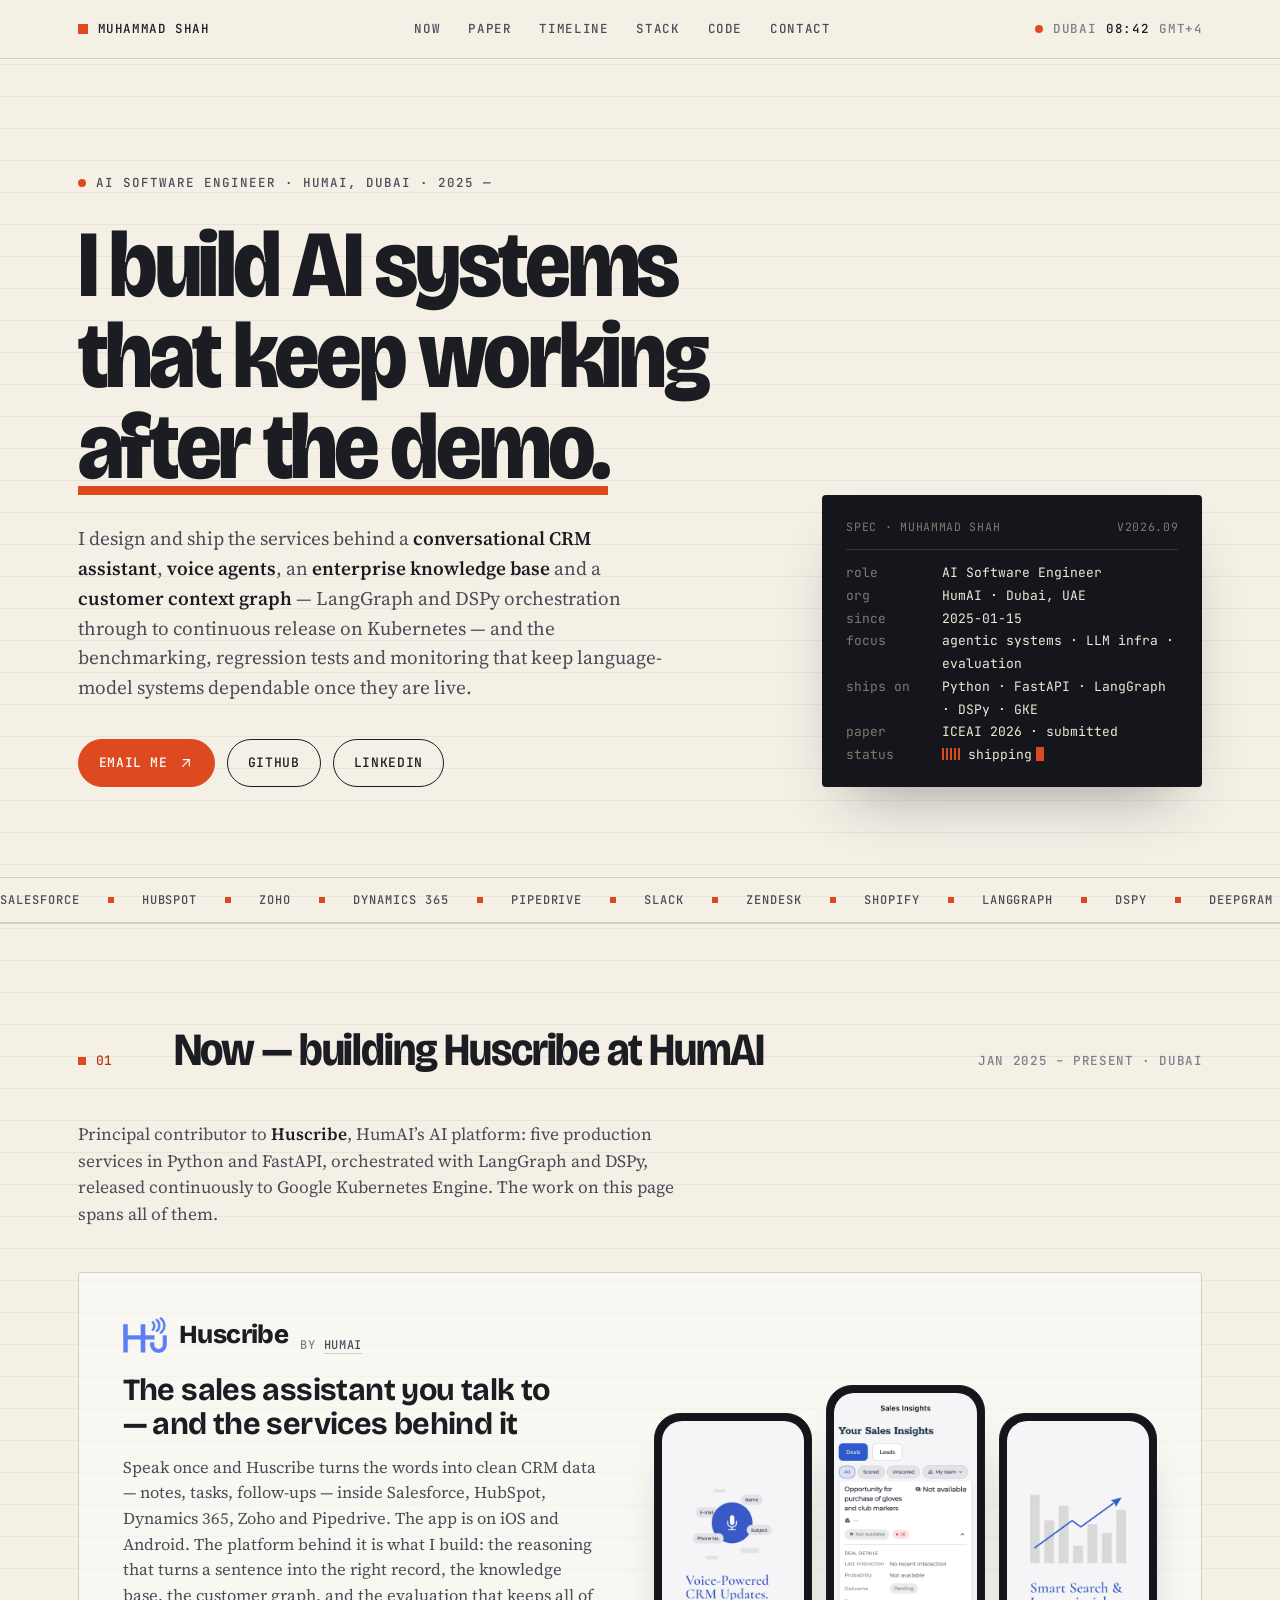
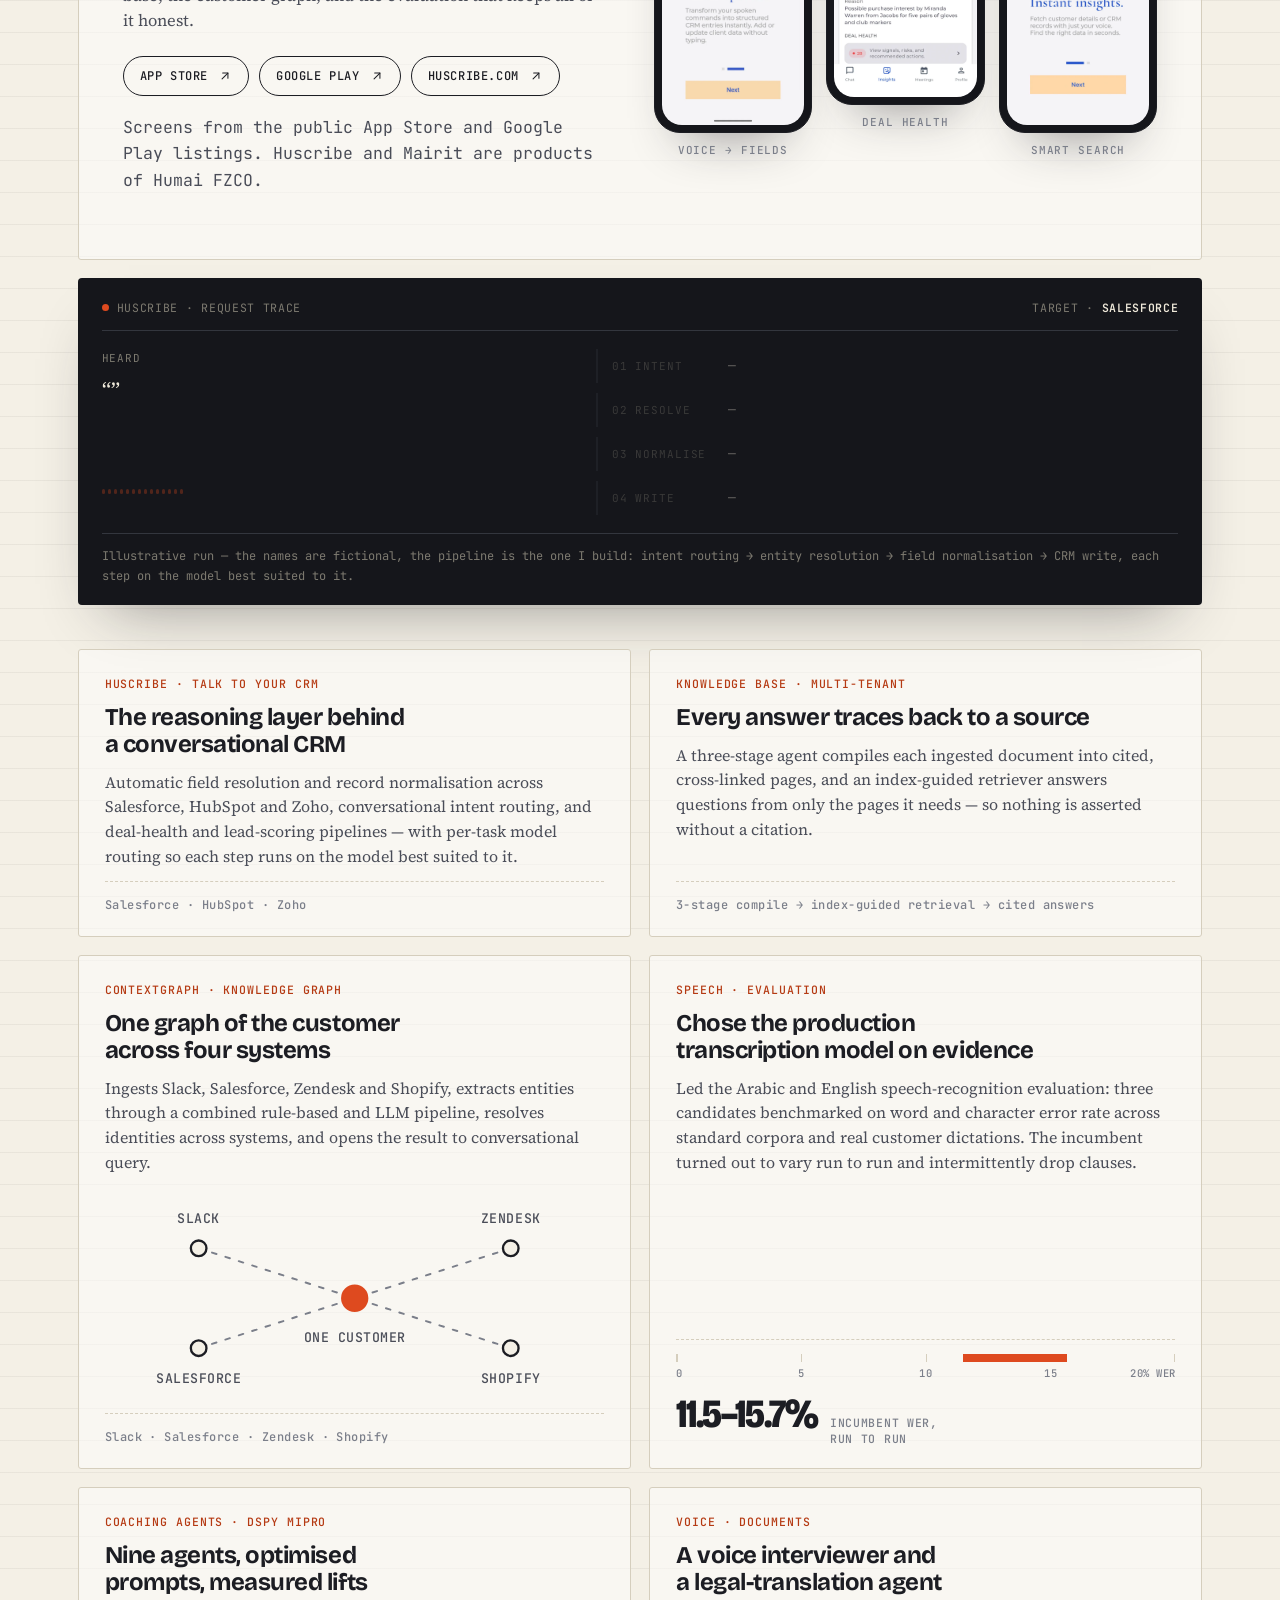
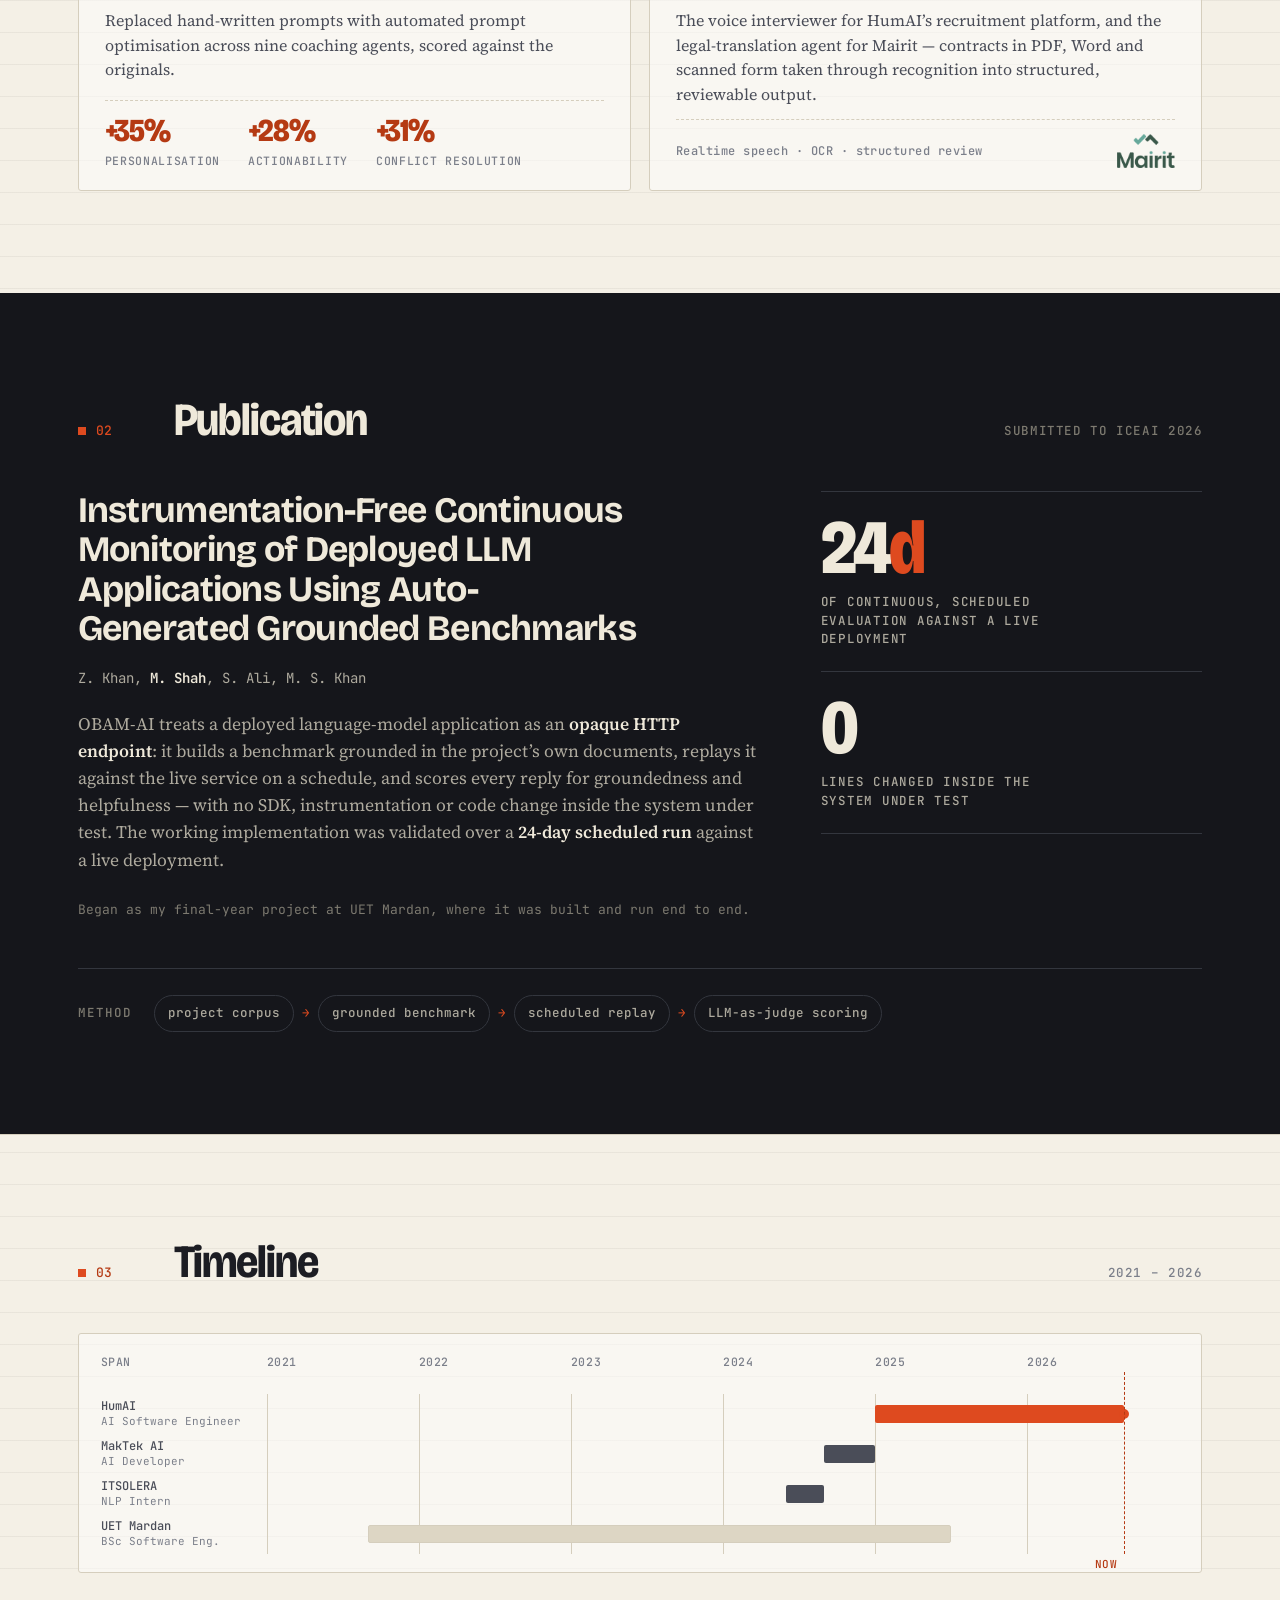
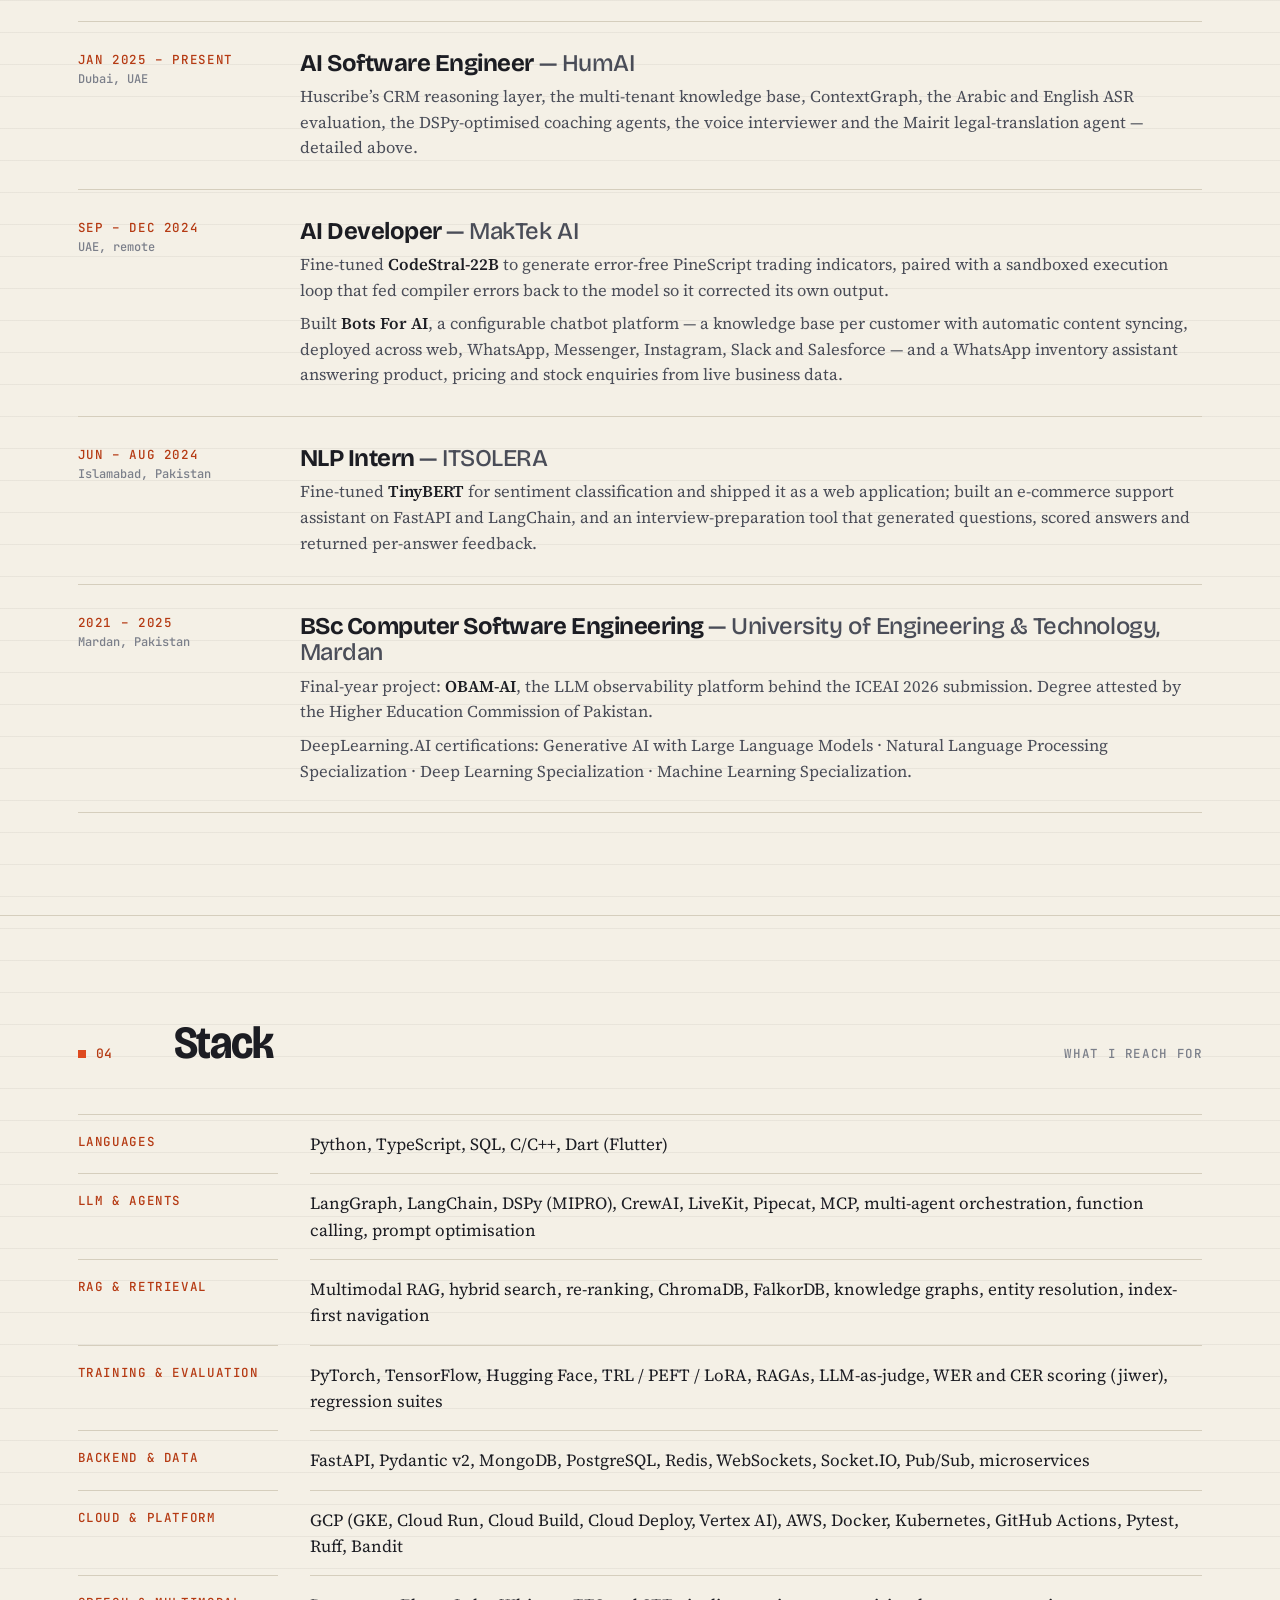
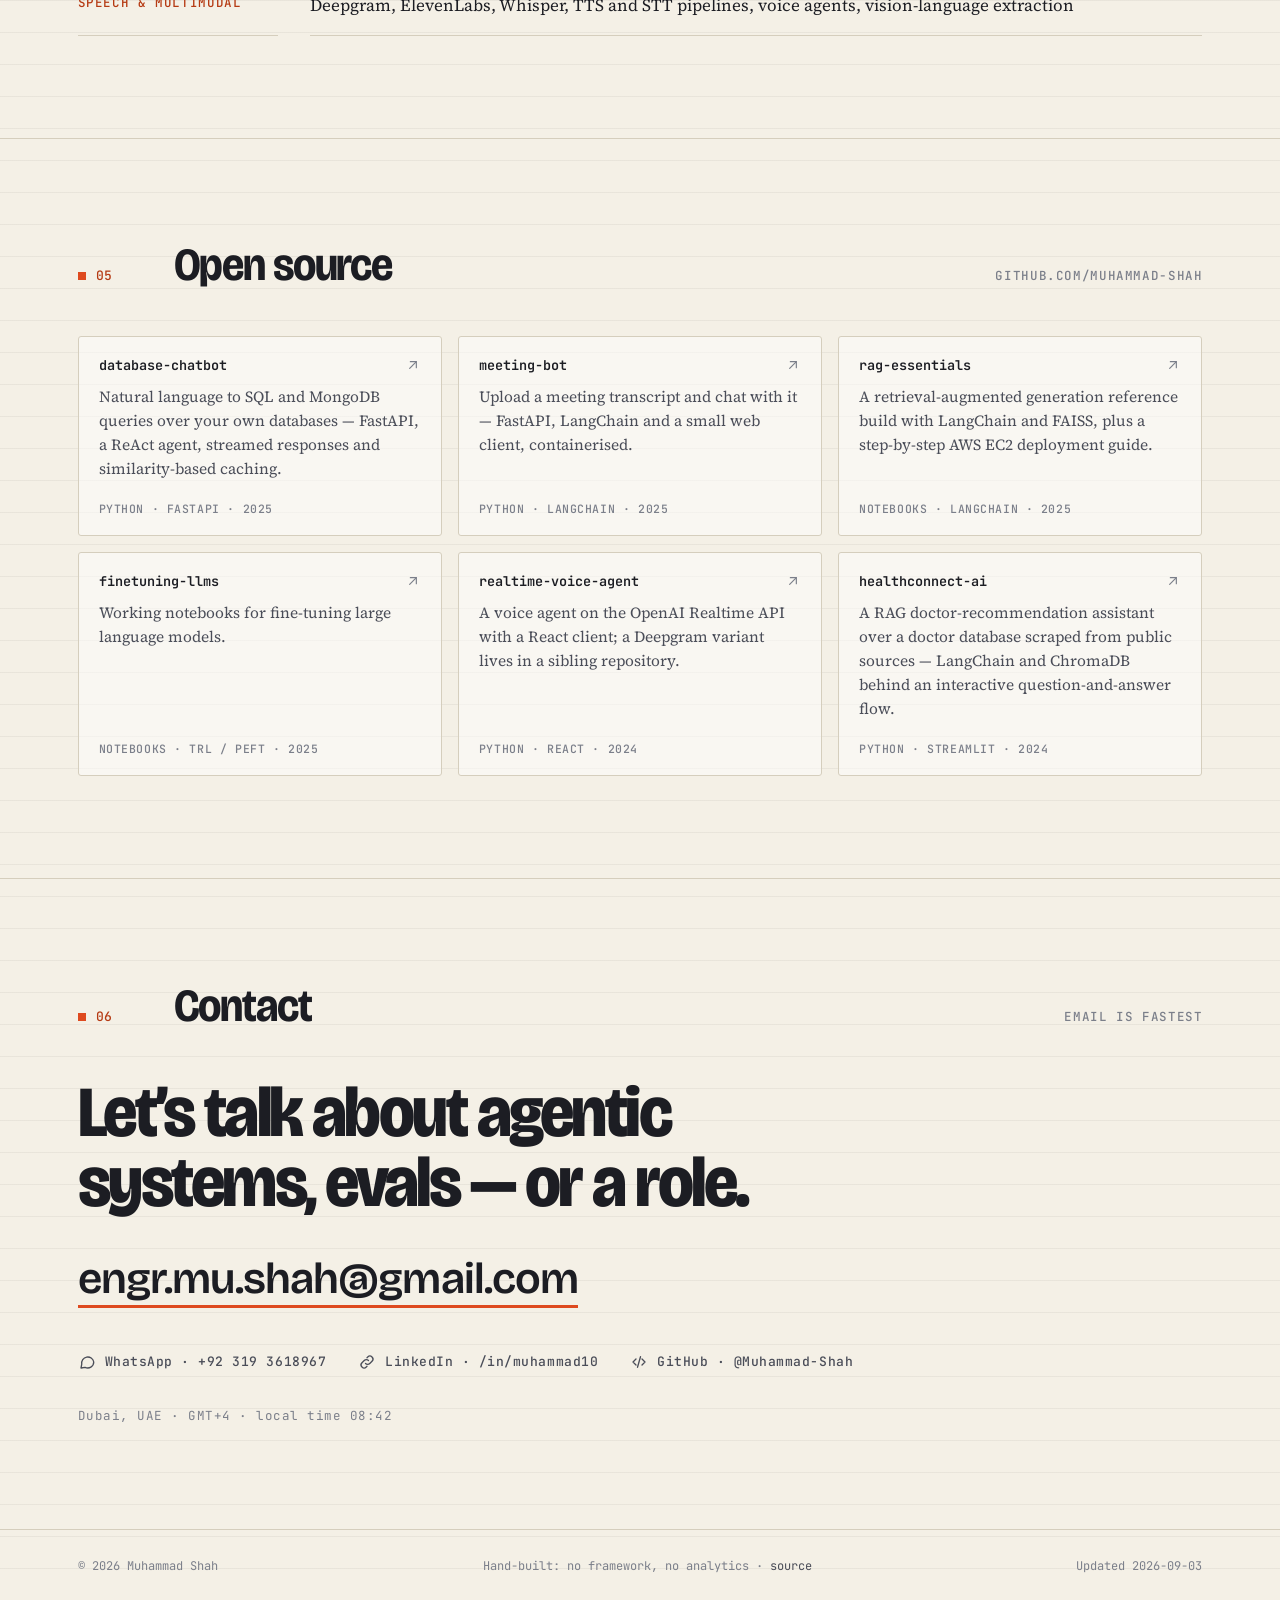
<file: index.html>
<!DOCTYPE html>
<html lang="en">
<head>
  <meta charset="utf-8">
  <meta name="viewport" content="width=device-width, initial-scale=1">
  <title>Muhammad Shah — AI Software Engineer, Dubai</title>
  <meta name="description" content="Muhammad Shah is an AI software engineer at HumAI in Dubai, building production agentic systems: LangGraph and DSPy orchestration, RAG and knowledge graphs, voice agents, and the evaluation and monitoring that keep them dependable. Co-author of a paper on instrumentation-free LLM monitoring submitted to ICEAI 2026.">
  <meta name="author" content="Muhammad Shah">
  <meta name="robots" content="index, follow">
  <meta name="theme-color" content="#f4f0e6">
  <link rel="canonical" href="https://muhammad-shah.github.io/">
  <link rel="icon" href="assets/favicon.svg" type="image/svg+xml">
  <link rel="apple-touch-icon" href="assets/icon-180.png">

  <meta property="og:type" content="website">
  <meta property="og:site_name" content="Muhammad Shah">
  <meta property="og:title" content="Muhammad Shah — AI Software Engineer, Dubai">
  <meta property="og:description" content="Production agentic systems, LLM infrastructure and the evaluation that keeps them honest. AI software engineer at HumAI; co-author of an ICEAI 2026 submission on instrumentation-free LLM monitoring.">
  <meta property="og:url" content="https://muhammad-shah.github.io/">
  <meta property="og:image" content="https://muhammad-shah.github.io/assets/og.png">
  <meta property="og:image:width" content="1200">
  <meta property="og:image:height" content="630">
  <meta property="og:image:alt" content="Muhammad Shah — I build AI systems that keep working after the demo.">
  <meta name="twitter:card" content="summary_large_image">
  <meta name="twitter:title" content="Muhammad Shah — AI Software Engineer, Dubai">
  <meta name="twitter:description" content="Production agentic systems, LLM infrastructure and the evaluation that keeps them honest.">
  <meta name="twitter:image" content="https://muhammad-shah.github.io/assets/og.png">

  <link rel="preconnect" href="https://fonts.googleapis.com">
  <link rel="preconnect" href="https://fonts.gstatic.com" crossorigin>
  <link rel="stylesheet" href="https://fonts.googleapis.com/css2?family=Bricolage+Grotesque:opsz,wdth,wght@12..96,75..100,200..800&amp;family=Source+Serif+4:ital,opsz,wght@0,8..60,300..700;1,8..60,300..700&amp;family=JetBrains+Mono:wght@400;500;600&amp;display=swap">
  <script>document.documentElement.classList.add('js');</script>
  <link rel="stylesheet" href="css/site.css">

  <script type="application/ld+json">
  {
    "@context": "https://schema.org",
    "@type": "Person",
    "name": "Muhammad Shah",
    "url": "https://muhammad-shah.github.io/",
    "image": "https://muhammad-shah.github.io/assets/og.png",
    "jobTitle": "AI Software Engineer",
    "email": "mailto:engr.mu.shah@gmail.com",
    "worksFor": { "@type": "Organization", "name": "HumAI", "url": "https://humai.ae/" },
    "alumniOf": { "@type": "CollegeOrUniversity", "name": "University of Engineering and Technology, Mardan" },
    "address": { "@type": "PostalAddress", "addressLocality": "Dubai", "addressCountry": "AE" },
    "sameAs": ["https://github.com/Muhammad-Shah", "https://www.linkedin.com/in/muhammad10"],
    "knowsAbout": ["Agentic systems", "LLM evaluation", "Retrieval-augmented generation", "Knowledge graphs", "Voice agents", "FastAPI", "LangGraph", "DSPy"]
  }
  </script>
</head>

<body>
  <a class="skip" href="#main">Skip to content</a>

  <header class="topbar">
    <div class="topbar__in">
      <a class="brand" href="#top" aria-label="Muhammad Shah — top of page"><span class="brand__mark" aria-hidden="true"></span>Muhammad Shah</a>
      <nav class="nav" aria-label="Sections">
        <a href="#now">Now</a>
        <a href="#paper">Paper</a>
        <a href="#timeline" data-mh="">Timeline</a>
        <a href="#stack" data-mh="">Stack</a>
        <a href="#code">Code</a>
        <a href="#contact">Contact</a>
      </nav>
      <div class="clock"><span class="pulse" aria-hidden="true"></span>Dubai <span data-clock="">--:--</span> GMT+4</div>
    </div>
    <div class="progress" aria-hidden="true"><span data-progress=""></span></div>
  </header>

  <main id="main">

    <section class="hero" id="top">
      <div class="hero__in">
        <div>
          <p class="eyebrow"><span class="pulse" aria-hidden="true"></span>AI Software Engineer · HumAI, Dubai · 2025 —</p>
          <h1 class="h1"><span class="w" style="--i:0">I</span> <span class="w" style="--i:1">build</span> <span class="w" style="--i:2">AI</span> <span class="w" style="--i:3">systems</span> <span class="w" style="--i:4">that</span> <span class="w" style="--i:5">keep</span> <span class="w" style="--i:6">working</span> <span class="u"><span class="w" style="--i:7">after</span> <span class="w" style="--i:8">the</span> <span class="w" style="--i:9">demo.</span></span></h1>
          <p class="lede">I design and ship the services behind a <strong>conversational CRM assistant</strong>, <strong>voice agents</strong>, an <strong>enterprise knowledge base</strong> and a <strong>customer context graph</strong> — LangGraph and DSPy orchestration through to continuous release on Kubernetes — and the benchmarking, regression tests and monitoring that keep language-model systems dependable once they are live.</p>
          <div class="cta">
            <a class="btn btn--primary" href="mailto:engr.mu.shah@gmail.com">Email me <svg viewBox="0 0 24 24" fill="none" stroke="currentColor" stroke-width="1.75" stroke-linecap="round" stroke-linejoin="round" aria-hidden="true"><path d="M7 17 17 7"></path><path d="M8 7h9v9"></path></svg></a>
            <a class="btn" href="https://github.com/Muhammad-Shah" rel="me noopener" target="_blank">GitHub</a>
            <a class="btn" href="https://www.linkedin.com/in/muhammad10" rel="me noopener" target="_blank">LinkedIn</a>
          </div>
        </div>
        <aside class="sheet" aria-label="At a glance">
          <div class="sheet__head"><span>spec · muhammad shah</span><span>v2026.09</span></div>
          <div class="sheet__row" style="--i:0"><span class="sheet__k">role</span><span class="sheet__v">AI Software Engineer</span></div>
          <div class="sheet__row" style="--i:1"><span class="sheet__k">org</span><span class="sheet__v">HumAI · Dubai, UAE</span></div>
          <div class="sheet__row" style="--i:2"><span class="sheet__k">since</span><span class="sheet__v">2025-01-15</span></div>
          <div class="sheet__row" style="--i:3"><span class="sheet__k">focus</span><span class="sheet__v">agentic systems · LLM infra · evaluation</span></div>
          <div class="sheet__row" style="--i:4"><span class="sheet__k">ships on</span><span class="sheet__v">Python · FastAPI · LangGraph · DSPy · GKE</span></div>
          <div class="sheet__row" style="--i:5"><span class="sheet__k">paper</span><span class="sheet__v">ICEAI 2026 · submitted</span></div>
          <div class="sheet__row" style="--i:6"><span class="sheet__k">status</span><span class="sheet__v"><span class="eq" aria-hidden="true"><i></i><i></i><i></i><i></i><i></i></span>shipping<span class="sheet__cursor" aria-hidden="true"></span></span></div>
        </aside>
      </div>
    </section>

    <div class="ribbon" aria-hidden="true">
      <div class="ribbon__track"><span>Salesforce</span><span>HubSpot</span><span>Zoho</span><span>Dynamics 365</span><span>Pipedrive</span><span>Slack</span><span>Zendesk</span><span>Shopify</span><span>LangGraph</span><span>DSPy</span><span>Deepgram</span><span>ElevenLabs</span><span>FastAPI</span><span>Kubernetes</span><span>Salesforce</span><span>HubSpot</span><span>Zoho</span><span>Dynamics 365</span><span>Pipedrive</span><span>Slack</span><span>Zendesk</span><span>Shopify</span><span>LangGraph</span><span>DSPy</span><span>Deepgram</span><span>ElevenLabs</span><span>FastAPI</span><span>Kubernetes</span></div>
    </div>

    <section class="section" id="now">
      <div class="section__in">
        <div class="sec-head reveal">
          <span class="sec-head__n">01</span>
          <h2>Now — building Huscribe at HumAI</h2>
          <span class="sec-head__meta">Jan 2025 – present · Dubai</span>
        </div>
        <p class="intro reveal">Principal contributor to <strong>Huscribe</strong>, HumAI’s AI platform: five production services in Python and FastAPI, orchestrated with LangGraph and DSPy, released continuously to Google Kubernetes Engine. The work on this page spans all of them.</p>
        <div class="product reveal">
          <div class="product__copy">
            <div class="product__brand">
              <img class="product__mark" src="assets/work/huscribe-mark.png" alt="" width="240" height="198">
              <span class="product__name">Huscribe</span>
              <span class="product__by">by <a href="https://humai.ae/" rel="noopener" target="_blank">HumAI</a></span>
            </div>
            <h3>The sales assistant you talk to — and the services behind it</h3>
            <p>Speak once and Huscribe turns the words into clean CRM data — notes, tasks, follow-ups — inside Salesforce, HubSpot, Dynamics 365, Zoho and Pipedrive. The app is on iOS and Android. The platform behind it is what I build: the reasoning that turns a sentence into the right record, the knowledge base, the customer graph, and the evaluation that keeps all of it honest.</p>
            <div class="stores">
              <a class="btn btn--sm" href="https://apps.apple.com/us/app/huscribe/id6742315647" rel="noopener" target="_blank">App Store <svg viewBox="0 0 24 24" fill="none" stroke="currentColor" stroke-width="1.75" stroke-linecap="round" stroke-linejoin="round" aria-hidden="true"><path d="M7 17 17 7"></path><path d="M8 7h9v9"></path></svg></a>
              <a class="btn btn--sm" href="https://play.google.com/store/apps/details?id=com.huscribe.user" rel="noopener" target="_blank">Google Play <svg viewBox="0 0 24 24" fill="none" stroke="currentColor" stroke-width="1.75" stroke-linecap="round" stroke-linejoin="round" aria-hidden="true"><path d="M7 17 17 7"></path><path d="M8 7h9v9"></path></svg></a>
              <a class="btn btn--sm" href="https://huscribe.com/" rel="noopener" target="_blank">huscribe.com <svg viewBox="0 0 24 24" fill="none" stroke="currentColor" stroke-width="1.75" stroke-linecap="round" stroke-linejoin="round" aria-hidden="true"><path d="M7 17 17 7"></path><path d="M8 7h9v9"></path></svg></a>
            </div>
            <p class="product__note">Screens from the public App Store and Google Play listings. Huscribe and Mairit are products of Humai FZCO.</p>
          </div>
          <div class="shots" role="group" aria-label="Huscribe app screens">
            <figure class="shot" style="--i:0">
              <div class="shot__frame"><img src="assets/work/huscribe-voice.webp" alt="Huscribe onboarding screen: Voice-powered CRM updates — a microphone surrounded by name, e-mail, phone and subject fields" width="720" height="1536" loading="lazy" decoding="async"></div>
              <figcaption>voice → fields</figcaption>
            </figure>
            <figure class="shot shot--up" style="--i:1">
              <div class="shot__frame"><img src="assets/work/huscribe-deals.webp" alt="Huscribe Sales Insights screen: a deal with its health score, probability, outcome and recommended actions" width="720" height="1536" loading="lazy" decoding="async"></div>
              <figcaption>deal health</figcaption>
            </figure>
            <figure class="shot" style="--i:2">
              <div class="shot__frame"><img src="assets/work/huscribe-search.webp" alt="Huscribe onboarding screen: Smart search and instant insights — fetch CRM records with your voice" width="720" height="1536" loading="lazy" decoding="async"></div>
              <figcaption>smart search</figcaption>
            </figure>
          </div>
        </div>
        <figure class="td reveal" aria-label="Illustration of how a spoken sentence becomes a CRM record">
          <div class="td__head"><span><span class="td__live" aria-hidden="true"></span>huscribe · request trace</span><span>target · <b data-td-crm="">Salesforce</b></span></div>
          <div class="td__body">
            <div class="td__in">
              <span class="td__k">heard</span>
              <p class="td__utter">“<span data-td-utter="">Log a call with Sara at Al Noor Trading — she wants pricing for forty seats, follow up next Tuesday.</span><span class="td__caret" aria-hidden="true"></span>”</p>
              <div class="td__wave" aria-hidden="true"><i style="--i:0"></i><i style="--i:1"></i><i style="--i:2"></i><i style="--i:3"></i><i style="--i:4"></i><i style="--i:5"></i><i style="--i:6"></i><i style="--i:7"></i><i style="--i:8"></i><i style="--i:9"></i><i style="--i:10"></i><i style="--i:11"></i><i style="--i:12"></i><i style="--i:13"></i></div>
            </div>
            <ol class="td__steps">
              <li class="td__step is-on" data-td-step=""><span class="td__k">01 intent</span><span class="td__v" data-td-val="">log_call · create_task</span></li>
              <li class="td__step is-on" data-td-step=""><span class="td__k">02 resolve</span><span class="td__v" data-td-val="">Sara Haddad → Al Noor Trading LLC · existing contact matched</span></li>
              <li class="td__step is-on" data-td-step=""><span class="td__k">03 normalise</span><span class="td__v" data-td-val="">type Call · subject “Pricing — 40 seats” · due <span data-td-due="">next Tuesday</span></span></li>
              <li class="td__step is-on" data-td-step=""><span class="td__k">04 write</span><span class="td__v" data-td-val="">activity logged · follow-up task created ✓</span></li>
            </ol>
          </div>
          <figcaption class="td__foot">Illustrative run — the names are fictional, the pipeline is the one I build: intent routing → entity resolution → field normalisation → CRM write, each step on the model best suited to it.</figcaption>
        </figure>
        <div class="cards">
          <article class="card reveal">
            <span class="card__tag">Huscribe · talk to your CRM</span>
            <h3>The reasoning layer behind a conversational CRM</h3>
            <p>Automatic field resolution and record normalisation across Salesforce, HubSpot and Zoho, conversational intent routing, and deal-health and lead-scoring pipelines — with per-task model routing so each step runs on the model best suited to it.</p>
            <div class="card__foot">Salesforce · HubSpot · Zoho</div>
          </article>
          <article class="card reveal">
            <span class="card__tag">Knowledge base · multi-tenant</span>
            <h3>Every answer traces back to a source</h3>
            <p>A three-stage agent compiles each ingested document into cited, cross-linked pages, and an index-guided retriever answers questions from only the pages it needs — so nothing is asserted without a citation.</p>
            <div class="card__foot">3-stage compile → index-guided retrieval → cited answers</div>
          </article>
          <article class="card reveal">
            <span class="card__tag">ContextGraph · knowledge graph</span>
            <h3>One graph of the customer across four systems</h3>
            <p>Ingests Slack, Salesforce, Zendesk and Shopify, extracts entities through a combined rule-based and LLM pipeline, resolves identities across systems, and opens the result to conversational query.</p>
            <svg class="graph" viewBox="0 0 320 136" aria-hidden="true" focusable="false">
              <g class="graph__edges" fill="none" stroke-linecap="round">
                <path d="M60 38 L160 70"></path>
                <path d="M60 102 L160 70"></path>
                <path d="M260 38 L160 70"></path>
                <path d="M260 102 L160 70"></path>
              </g>
              <g class="graph__nodes">
                <circle cx="60" cy="38" r="5"></circle>
                <circle cx="60" cy="102" r="5"></circle>
                <circle cx="260" cy="38" r="5"></circle>
                <circle cx="260" cy="102" r="5"></circle>
              </g>
              <circle class="graph__halo" cx="160" cy="70" r="8"></circle>
              <circle class="graph__core" cx="160" cy="70" r="8"></circle>
              <g class="graph__labels" text-anchor="middle">
                <text x="60" y="22">Slack</text>
                <text x="60" y="124">Salesforce</text>
                <text x="260" y="22">Zendesk</text>
                <text x="260" y="124">Shopify</text>
                <text x="160" y="98">one customer</text>
              </g>
            </svg>
            <div class="card__foot">Slack · Salesforce · Zendesk · Shopify</div>
          </article>
          <article class="card reveal">
            <span class="card__tag">Speech · evaluation</span>
            <h3>Chose the production transcription model on evidence</h3>
            <p>Led the Arabic and English speech-recognition evaluation: three candidates benchmarked on word and character error rate across standard corpora and real customer dictations. The incumbent turned out to vary run to run and intermittently drop clauses.</p>
            <div class="card__foot"><div class="wer" role="img" aria-label="Incumbent word error rate: 11.5 to 15.7 percent across repeated runs, on a scale of 0 to 20 percent"><div class="wer__scale"><span class="wer__band" style="left:57.5%;width:21%"></span></div><div class="wer__ticks"><span style="left:0">0</span><span style="left:25%">5</span><span style="left:50%">10</span><span style="left:75%">15</span><span style="right:0">20% WER</span></div></div><div class="metric"><span class="metric__n">11.5–15.7%</span><span class="metric__l">incumbent WER,<br>run to run</span></div></div>
          </article>
          <article class="card reveal">
            <span class="card__tag">Coaching agents · DSPy MIPRO</span>
            <h3>Nine agents, optimised prompts, measured lifts</h3>
            <p>Replaced hand-written prompts with automated prompt optimisation across nine coaching agents, scored against the originals.</p>
            <div class="card__foot"><div class="metrics">
              <div class="metric"><span class="metric__n" data-count="35" data-prefix="+" data-suffix="%">+35%</span><span class="metric__l">personalisation</span></div>
              <div class="metric"><span class="metric__n" data-count="28" data-prefix="+" data-suffix="%">+28%</span><span class="metric__l">actionability</span></div>
              <div class="metric"><span class="metric__n" data-count="31" data-prefix="+" data-suffix="%">+31%</span><span class="metric__l">conflict resolution</span></div>
            </div></div>
          </article>
          <article class="card reveal">
            <span class="card__tag">Voice · documents</span>
            <h3>A voice interviewer and a legal-translation agent</h3>
            <p>The voice interviewer for HumAI’s recruitment platform, and the legal-translation agent for Mairit — contracts in PDF, Word and scanned form taken through recognition into structured, reviewable output.</p>
            <div class="card__foot card__foot--logo"><span>Realtime speech · OCR · structured review</span><a class="clientmark" href="https://mairit.ae/" rel="noopener" target="_blank" aria-label="Mairit — certified legal translation, UAE"><img src="assets/work/mairit-logo.png" alt="Mairit" width="320" height="185" loading="lazy" decoding="async"></a></div>
          </article>
        </div>
      </div>
    </section>

    <section class="section night" id="paper">
      <div class="section__in">
        <div class="sec-head reveal">
          <span class="sec-head__n">02</span>
          <h2>Publication</h2>
          <span class="sec-head__meta">Submitted to ICEAI 2026</span>
        </div>
        <div class="paper-grid">
          <div class="reveal">
            <h3 class="paper__title">Instrumentation-Free Continuous Monitoring of Deployed LLM Applications Using Auto-Generated Grounded Benchmarks</h3>
            <p class="paper__authors">Z. Khan, <strong>M. Shah</strong>, S. Ali, M. S. Khan</p>
            <p class="paper__abs">OBAM-AI treats a deployed language-model application as an <strong>opaque HTTP endpoint</strong>: it builds a benchmark grounded in the project’s own documents, replays it against the live service on a schedule, and scores every reply for groundedness and helpfulness — with no SDK, instrumentation or code change inside the system under test. The working implementation was validated over a <strong>24-day scheduled run</strong> against a live deployment.</p>
            <p class="paper__note">Began as my final-year project at UET Mardan, where it was built and run end to end.</p>
          </div>
          <div class="reveal">
            <div class="bigstat"><div class="bigstat__n"><span data-count="24">24</span><em>d</em></div><div class="bigstat__l">of continuous, scheduled evaluation against a live deployment</div></div>
            <div class="bigstat"><div class="bigstat__n">0</div><div class="bigstat__l">lines changed inside the system under test</div></div>
          </div>
        </div>
        <div class="pipe reveal" role="group" aria-label="Method"><span class="pipe__label">method</span><span>project corpus</span><i>→</i><span>grounded benchmark</span><i>→</i><span>scheduled replay</span><i>→</i><span>LLM-as-judge scoring</span></div>
      </div>
    </section>

    <section class="section" id="timeline">
      <div class="section__in">
        <div class="sec-head reveal">
          <span class="sec-head__n">03</span>
          <h2>Timeline</h2>
          <span class="sec-head__meta">2021 – 2026</span>
        </div>
        <div class="trace reveal" role="img" aria-label="Career timeline, 2021 to 2026: BSc at UET Mardan 2021 to 2025; NLP intern at ITSOLERA June to August 2024; AI developer at MakTek AI September to December 2024; AI software engineer at HumAI from January 2025 to now.">
          <div class="trace__axis">
            <span>span</span>
            <div class="trace__years">
              <span style="left:0">2021</span><span style="left:16.667%">2022</span><span style="left:33.333%">2023</span><span style="left:50%">2024</span><span style="left:66.667%">2025</span><span style="left:83.333%">2026</span>
            </div>
          </div>
          <div class="trace__body">
            <div class="trace__labels">
              <div class="trace__label">HumAI <small>AI Software Engineer</small></div>
              <div class="trace__label">MakTek AI <small>AI Developer</small></div>
              <div class="trace__label">ITSOLERA <small>NLP Intern</small></div>
              <div class="trace__label">UET Mardan <small>BSc Software Eng.</small></div>
            </div>
            <div class="trace__lanes">
              <div class="trace__lane"><div class="bar bar--now" style="left:66.667%;width:27.293%;--d:0" title="HumAI, Jan 2025 – present"></div></div>
              <div class="trace__lane"><div class="bar" style="left:61.111%;width:5.556%;--d:1" title="MakTek AI, Sep – Dec 2024"></div></div>
              <div class="trace__lane"><div class="bar" style="left:56.944%;width:4.167%;--d:2" title="ITSOLERA, Jun – Aug 2024"></div></div>
              <div class="trace__lane"><div class="bar bar--edu" style="left:11.111%;width:63.889%;--d:3" title="UET Mardan, 2021 – 2025"></div></div>
              <div class="now-line" style="left:93.96%"><span>now</span></div>
            </div>
          </div>
        </div>
        <div class="tl">
          <article class="tl__item reveal">
            <div class="tl__when">Jan 2025 – present <small>Dubai, UAE</small></div>
            <div>
              <h3 class="tl__role">AI Software Engineer <span>— HumAI</span></h3>
              <p class="tl__body">Huscribe’s CRM reasoning layer, the multi-tenant knowledge base, ContextGraph, the Arabic and English ASR evaluation, the DSPy-optimised coaching agents, the voice interviewer and the Mairit legal-translation agent — detailed above.</p>
            </div>
          </article>
          <article class="tl__item reveal">
            <div class="tl__when">Sep – Dec 2024 <small>UAE, remote</small></div>
            <div>
              <h3 class="tl__role">AI Developer <span>— MakTek AI</span></h3>
              <p class="tl__body">Fine-tuned <strong>CodeStral-22B</strong> to generate error-free PineScript trading indicators, paired with a sandboxed execution loop that fed compiler errors back to the model so it corrected its own output.</p>
              <p class="tl__body">Built <strong>Bots For AI</strong>, a configurable chatbot platform — a knowledge base per customer with automatic content syncing, deployed across web, WhatsApp, Messenger, Instagram, Slack and Salesforce — and a WhatsApp inventory assistant answering product, pricing and stock enquiries from live business data.</p>
            </div>
          </article>
          <article class="tl__item reveal">
            <div class="tl__when">Jun – Aug 2024 <small>Islamabad, Pakistan</small></div>
            <div>
              <h3 class="tl__role">NLP Intern <span>— ITSOLERA</span></h3>
              <p class="tl__body">Fine-tuned <strong>TinyBERT</strong> for sentiment classification and shipped it as a web application; built an e-commerce support assistant on FastAPI and LangChain, and an interview-preparation tool that generated questions, scored answers and returned per-answer feedback.</p>
            </div>
          </article>
          <article class="tl__item reveal">
            <div class="tl__when">2021 – 2025 <small>Mardan, Pakistan</small></div>
            <div>
              <h3 class="tl__role">BSc Computer Software Engineering <span>— University of Engineering &amp; Technology, Mardan</span></h3>
              <p class="tl__body">Final-year project: <strong>OBAM-AI</strong>, the LLM observability platform behind the ICEAI 2026 submission. Degree attested by the Higher Education Commission of Pakistan.</p>
              <p class="tl__body">DeepLearning.AI certifications: Generative AI with Large Language Models · Natural Language Processing Specialization · Deep Learning Specialization · Machine Learning Specialization.</p>
            </div>
          </article>
        </div>
      </div>
    </section>

    <section class="section" id="stack">
      <div class="section__in">
        <div class="sec-head reveal">
          <span class="sec-head__n">04</span>
          <h2>Stack</h2>
          <span class="sec-head__meta">What I reach for</span>
        </div>
        <dl class="stack reveal">
          <dt>Languages</dt>
          <dd>Python, TypeScript, SQL, C/C++, Dart (Flutter)</dd>
          <dt>LLM &amp; agents</dt>
          <dd>LangGraph, LangChain, DSPy (MIPRO), CrewAI, LiveKit, Pipecat, MCP, multi-agent orchestration, function calling, prompt optimisation</dd>
          <dt>RAG &amp; retrieval</dt>
          <dd>Multimodal RAG, hybrid search, re-ranking, ChromaDB, FalkorDB, knowledge graphs, entity resolution, index-first navigation</dd>
          <dt>Training &amp; evaluation</dt>
          <dd>PyTorch, TensorFlow, Hugging Face, TRL / PEFT / LoRA, RAGAs, LLM-as-judge, WER and CER scoring (jiwer), regression suites</dd>
          <dt>Backend &amp; data</dt>
          <dd>FastAPI, Pydantic v2, MongoDB, PostgreSQL, Redis, WebSockets, Socket.IO, Pub/Sub, microservices</dd>
          <dt>Cloud &amp; platform</dt>
          <dd>GCP (GKE, Cloud Run, Cloud Build, Cloud Deploy, Vertex AI), AWS, Docker, Kubernetes, GitHub Actions, Pytest, Ruff, Bandit</dd>
          <dt>Speech &amp; multimodal</dt>
          <dd>Deepgram, ElevenLabs, Whisper, TTS and STT pipelines, voice agents, vision-language extraction</dd>
        </dl>
      </div>
    </section>

    <section class="section" id="code">
      <div class="section__in">
        <div class="sec-head reveal">
          <span class="sec-head__n">05</span>
          <h2>Open source</h2>
          <a class="sec-head__meta" href="https://github.com/Muhammad-Shah" rel="me noopener" target="_blank">github.com/Muhammad-Shah</a>
        </div>
        <div class="repos">
          <a class="repo reveal" href="https://github.com/Muhammad-Shah/AI-Engineer-Role-Task" rel="noopener" target="_blank">
            <span class="repo__name">database-chatbot <svg viewBox="0 0 24 24" fill="none" stroke="currentColor" stroke-width="1.75" stroke-linecap="round" stroke-linejoin="round" aria-hidden="true"><path d="M7 17 17 7"></path><path d="M8 7h9v9"></path></svg></span>
            <p>Natural language to SQL and MongoDB queries over your own databases — FastAPI, a ReAct agent, streamed responses and similarity-based caching.</p>
            <span class="repo__meta">Python · FastAPI · 2025</span>
          </a>
          <a class="repo reveal" href="https://github.com/Muhammad-Shah/Meeting-Bot-Assessment" rel="noopener" target="_blank">
            <span class="repo__name">meeting-bot <svg viewBox="0 0 24 24" fill="none" stroke="currentColor" stroke-width="1.75" stroke-linecap="round" stroke-linejoin="round" aria-hidden="true"><path d="M7 17 17 7"></path><path d="M8 7h9v9"></path></svg></span>
            <p>Upload a meeting transcript and chat with it — FastAPI, LangChain and a small web client, containerised.</p>
            <span class="repo__meta">Python · LangChain · 2025</span>
          </a>
          <a class="repo reveal" href="https://github.com/Muhammad-Shah/RAG-Essentials" rel="noopener" target="_blank">
            <span class="repo__name">rag-essentials <svg viewBox="0 0 24 24" fill="none" stroke="currentColor" stroke-width="1.75" stroke-linecap="round" stroke-linejoin="round" aria-hidden="true"><path d="M7 17 17 7"></path><path d="M8 7h9v9"></path></svg></span>
            <p>A retrieval-augmented generation reference build with LangChain and FAISS, plus a step-by-step AWS EC2 deployment guide.</p>
            <span class="repo__meta">Notebooks · LangChain · 2025</span>
          </a>
          <a class="repo reveal" href="https://github.com/Muhammad-Shah/finetuning-llms" rel="noopener" target="_blank">
            <span class="repo__name">finetuning-llms <svg viewBox="0 0 24 24" fill="none" stroke="currentColor" stroke-width="1.75" stroke-linecap="round" stroke-linejoin="round" aria-hidden="true"><path d="M7 17 17 7"></path><path d="M8 7h9v9"></path></svg></span>
            <p>Working notebooks for fine-tuning large language models.</p>
            <span class="repo__meta">Notebooks · TRL / PEFT · 2025</span>
          </a>
          <a class="repo reveal" href="https://github.com/Muhammad-Shah/openai_realtime_react_voice_agent" rel="noopener" target="_blank">
            <span class="repo__name">realtime-voice-agent <svg viewBox="0 0 24 24" fill="none" stroke="currentColor" stroke-width="1.75" stroke-linecap="round" stroke-linejoin="round" aria-hidden="true"><path d="M7 17 17 7"></path><path d="M8 7h9v9"></path></svg></span>
            <p>A voice agent on the OpenAI Realtime API with a React client; a Deepgram variant lives in a sibling repository.</p>
            <span class="repo__meta">Python · React · 2024</span>
          </a>
          <a class="repo reveal" href="https://github.com/Muhammad-Shah/HealthConnect--AI--HealthCare" rel="noopener" target="_blank">
            <span class="repo__name">healthconnect-ai <svg viewBox="0 0 24 24" fill="none" stroke="currentColor" stroke-width="1.75" stroke-linecap="round" stroke-linejoin="round" aria-hidden="true"><path d="M7 17 17 7"></path><path d="M8 7h9v9"></path></svg></span>
            <p>A RAG doctor-recommendation assistant over a doctor database scraped from public sources — LangChain and ChromaDB behind an interactive question-and-answer flow.</p>
            <span class="repo__meta">Python · Streamlit · 2024</span>
          </a>
        </div>
      </div>
    </section>

    <section class="section contact" id="contact">
      <div class="section__in">
        <div class="sec-head reveal">
          <span class="sec-head__n">06</span>
          <h2>Contact</h2>
          <span class="sec-head__meta">Email is fastest</span>
        </div>
        <p class="h2big reveal">Let’s talk about agentic systems, evals — or a role.</p>
        <div class="reveal">
          <a class="mail" href="mailto:engr.mu.shah@gmail.com">engr.mu.shah@gmail.com</a>
          <div class="links">
            <a href="https://wa.me/923193618967" rel="noopener" target="_blank"><svg viewBox="0 0 24 24" fill="none" stroke="currentColor" stroke-width="1.75" stroke-linecap="round" stroke-linejoin="round" aria-hidden="true"><path d="M21 12a8 8 0 0 1-11.6 7.1L4 20l1-5.1A8 8 0 1 1 21 12Z"></path></svg>WhatsApp · +92 319 3618967</a>
            <a href="https://www.linkedin.com/in/muhammad10" rel="me noopener" target="_blank"><svg viewBox="0 0 24 24" fill="none" stroke="currentColor" stroke-width="1.75" stroke-linecap="round" stroke-linejoin="round" aria-hidden="true"><path d="M10 14a4 4 0 0 0 5.7 0l3-3a4 4 0 0 0-5.7-5.7l-1 1"></path><path d="M14 10a4 4 0 0 0-5.7 0l-3 3a4 4 0 0 0 5.7 5.7l1-1"></path></svg>LinkedIn · /in/muhammad10</a>
            <a href="https://github.com/Muhammad-Shah" rel="me noopener" target="_blank"><svg viewBox="0 0 24 24" fill="none" stroke="currentColor" stroke-width="1.75" stroke-linecap="round" stroke-linejoin="round" aria-hidden="true"><path d="m8 8-4 4 4 4"></path><path d="m16 8 4 4-4 4"></path><path d="m14 5-4 14"></path></svg>GitHub · @Muhammad-Shah</a>
          </div>
          <p class="where">Dubai, UAE · GMT+4 · local time <span data-clock="">--:--</span></p>
        </div>
      </div>
    </section>

  </main>

  <footer class="foot">
    <div class="foot__in">
      <span>© 2026 Muhammad Shah</span>
      <span>Hand-built: no framework, no analytics · <a href="https://github.com/Muhammad-Shah/Muhammad-Shah.github.io" rel="noopener" target="_blank">source</a></span>
      <span>Updated 2026-09-03</span>
    </div>
  </footer>

  <script src="js/site.js"></script>
</body>
</html>
</file>
<file: css/site.css>
/* Muhammad Shah — portfolio, 2026 redesign.
   Paper, ink, one vermilion. Bricolage Grotesque / Source Serif 4 / JetBrains Mono. */

:root {
  --paper: #f4f0e6;
  --paper-glass: rgba(244, 240, 230, 0.86);   /* --paper at 86%, for the sticky bar */
  --paper-3: #ddd6c4;
  --ledger: rgba(28, 29, 35, 0.055);           /* --ink at 5.5%, the ruled-paper lines */
  --ink-shadow: rgba(28, 29, 35, 0.45);        /* --ink at 45%, the spec-sheet shadow */
  --card: rgba(255, 255, 255, 0.5);
  --ink: #1c1d23;
  --ink-2: #4a4d58;
  --ink-3: #7b7f8a;
  --rule: #d5cebd;
  --accent: #de4a1f;
  --accent-glow: rgba(222, 74, 31, 0.45);      /* --accent at 45%, start of the pulse ring */
  --accent-glow-0: rgba(222, 74, 31, 0);       /* --accent at 0%, end of the pulse ring */
  --accent-deep: #b53a13;
  --night: #15161b;
  --night-rule: #33363e;
  --on-night: #efe9da;
  --on-night-2: #aeaa9e;
  --on-night-3: #7d7a70;
  --display: "Bricolage Grotesque", "Helvetica Neue", Arial, sans-serif;
  --serif: "Source Serif 4", Georgia, "Times New Roman", serif;
  --mono: "JetBrains Mono", ui-monospace, "Cascadia Mono", Consolas, Menlo, monospace;
  --max: 1240px;
  --gutter: clamp(20px, 4.5vw, 64px);
  --ease: cubic-bezier(0.2, 0.7, 0.2, 1);
}

*,
*::before,
*::after { box-sizing: border-box; }

html {
  scroll-behavior: smooth;
  -webkit-text-size-adjust: 100%;
  background: var(--paper);
}

body {
  margin: 0;
  background-color: var(--paper);
  background-image: linear-gradient(var(--ledger) 1px, transparent 1px);
  background-size: 100% 32px;
  color: var(--ink);
  font-family: var(--serif);
  font-size: 17px;
  line-height: 1.55;
  -webkit-font-smoothing: antialiased;
  text-rendering: optimizeLegibility;
}

::selection { background: var(--accent); color: #fff; }
:focus-visible { outline: 2px solid var(--accent); outline-offset: 3px; }

a { color: var(--accent-deep); }
a:hover { color: var(--accent); }

.skip {
  position: absolute;
  left: 16px;
  top: -60px;
  z-index: 100;
  background: var(--ink);
  color: var(--paper);
  padding: 12px 16px;
  font: 500 13px/1 var(--mono);
  text-decoration: none;
}
.skip:focus { top: 12px; }

/* ---------- top bar ---------- */

.topbar {
  position: sticky;
  top: 0;
  z-index: 50;
  background: var(--paper-glass);
  -webkit-backdrop-filter: blur(10px);
  backdrop-filter: blur(10px);
  border-bottom: 1px solid var(--rule);
}
.topbar__in {
  max-width: var(--max);
  margin: 0 auto;
  padding: 0 var(--gutter);
  height: 58px;
  display: flex;
  align-items: center;
  justify-content: space-between;
  gap: 24px;
  font: 500 12.5px/1 var(--mono);
  letter-spacing: 0.05em;
  text-transform: uppercase;
}
.brand {
  color: var(--ink);
  text-decoration: none;
  display: flex;
  align-items: center;
  gap: 10px;
  white-space: nowrap;
}
.brand:hover { color: var(--ink); }
.brand__mark { width: 10px; height: 10px; background: var(--accent); flex: none; }
.nav { display: flex; gap: clamp(14px, 2.2vw, 28px); }
.nav a {
  color: var(--ink-2);
  text-decoration: none;
  padding: 22px 0;
  position: relative;
}
.nav a::after {
  content: "";
  position: absolute;
  left: 0;
  right: 100%;
  bottom: 17px;
  height: 2px;
  background: var(--accent);
  transition: right 0.3s var(--ease);
}
.nav a:hover { color: var(--ink); }
.nav a:hover::after,
.nav a:focus-visible::after { right: 0; }
.clock {
  color: var(--ink-3);
  display: flex;
  align-items: center;
  gap: 10px;
  white-space: nowrap;
}
.clock [data-clock] { color: var(--ink); }

.pulse {
  width: 8px;
  height: 8px;
  border-radius: 50%;
  background: var(--accent);
  flex: none;
  animation: pulse 2.2s infinite;
}
@keyframes pulse {
  0% { box-shadow: 0 0 0 0 var(--accent-glow); }
  70% { box-shadow: 0 0 0 10px var(--accent-glow-0); }
  100% { box-shadow: 0 0 0 0 var(--accent-glow-0); }
}

/* ---------- hero ---------- */

.hero { padding: clamp(56px, 9vw, 124px) 0 clamp(48px, 7vw, 96px); }
.hero__in {
  max-width: var(--max);
  margin: 0 auto;
  padding: 0 var(--gutter);
  display: grid;
  grid-template-columns: minmax(0, 1fr) minmax(300px, 380px);
  gap: clamp(32px, 5vw, 80px);
  align-items: end;
}
.eyebrow {
  font: 500 12.5px/1.4 var(--mono);
  letter-spacing: 0.08em;
  text-transform: uppercase;
  color: var(--ink-2);
  display: flex;
  align-items: center;
  gap: 10px;
  margin: 0 0 28px;
}
.h1 {
  font-family: var(--display);
  font-weight: 800;
  font-size: clamp(44px, 7.4vw, 108px);
  line-height: 0.96;
  letter-spacing: -0.035em;
  font-variation-settings: "opsz" 96, "wdth" 90;
  margin: 0 0 32px;
  text-wrap: balance;
}
.h1 .w {
  display: inline-block;
  animation: rise 0.9s var(--ease) both;
  animation-delay: calc(var(--i, 0) * 55ms);
}
.h1 .u {
  background: linear-gradient(var(--accent), var(--accent)) no-repeat 0 92% / 100% 0.1em;
  -webkit-box-decoration-break: clone;
  box-decoration-break: clone;
  animation: draw 0.7s var(--ease) 0.75s both;
}
@keyframes rise {
  from { opacity: 0; transform: translateY(0.35em); }
}
@keyframes draw {
  from { background-size: 0 0.1em; }
}
.lede {
  font-size: clamp(17px, 1.5vw, 20px);
  line-height: 1.55;
  color: var(--ink-2);
  max-width: 60ch;
  margin: 0 0 36px;
}
.lede strong { color: var(--ink); font-weight: 600; }
.cta { display: flex; flex-wrap: wrap; gap: 12px; }
.btn {
  display: inline-flex;
  align-items: center;
  gap: 10px;
  height: 48px;
  padding: 0 20px;
  border: 1px solid var(--ink);
  color: var(--ink);
  text-decoration: none;
  font: 500 13px/1 var(--mono);
  letter-spacing: 0.05em;
  text-transform: uppercase;
  border-radius: 999px;
  transition: background 0.25s var(--ease), color 0.25s var(--ease), border-color 0.25s var(--ease);
}
.btn:hover { background: var(--ink); color: var(--paper); }
.btn--primary { background: var(--accent); border-color: var(--accent); color: #fff; }
.btn--primary:hover { background: var(--accent-deep); border-color: var(--accent-deep); color: #fff; }
.btn svg { width: 16px; height: 16px; }

.sheet {
  background: var(--night);
  color: var(--on-night);
  border-radius: 4px;
  padding: 22px 24px 20px;
  font: 400 13px/1.75 var(--mono);
  box-shadow: 0 30px 60px -30px var(--ink-shadow);
}
.sheet__head {
  display: flex;
  justify-content: space-between;
  gap: 12px;
  color: var(--on-night-3);
  font-size: 11.5px;
  letter-spacing: 0.06em;
  text-transform: uppercase;
  border-bottom: 1px solid var(--night-rule);
  padding-bottom: 12px;
  margin-bottom: 12px;
}
.sheet__row {
  display: grid;
  grid-template-columns: 84px minmax(0, 1fr);
  gap: 12px;
  animation: rise 0.7s var(--ease) both;
  animation-delay: calc(0.35s + var(--i, 0) * 70ms);
}
.sheet__k { color: var(--on-night-3); }
.sheet__v { color: var(--on-night); overflow-wrap: anywhere; }
.dot {
  display: inline-block;
  width: 7px;
  height: 7px;
  border-radius: 50%;
  background: var(--accent);
  margin-right: 8px;
  vertical-align: 1px;
}
.sheet__cursor {
  display: inline-block;
  width: 8px;
  height: 14px;
  background: var(--accent);
  vertical-align: -2px;
  margin-left: 4px;
  animation: blink 1.1s steps(1) infinite;
}
@keyframes blink { 50% { opacity: 0; } }

/* ---------- sections ---------- */

.section { padding: clamp(56px, 8vw, 112px) 0; border-top: 1px solid var(--rule); }
.section__in { max-width: var(--max); margin: 0 auto; padding: 0 var(--gutter); }
.sec-head {
  display: grid;
  grid-template-columns: 72px minmax(0, 1fr) auto;
  gap: 16px 24px;
  align-items: baseline;
  margin: 0 0 clamp(28px, 4vw, 48px);
}
.sec-head__n {
  font: 500 13px/1 var(--mono);
  color: var(--accent-deep);
  letter-spacing: 0.06em;
}
.sec-head__n::before {
  content: "";
  display: inline-block;
  width: 8px;
  height: 8px;
  background: var(--accent);
  margin-right: 10px;
}
.sec-head h2 {
  margin: 0;
  font-family: var(--display);
  font-weight: 700;
  font-size: clamp(30px, 3.6vw, 48px);
  line-height: 1.02;
  letter-spacing: -0.025em;
  font-variation-settings: "opsz" 96, "wdth" 92;
  text-wrap: balance;
}
.sec-head__meta {
  font: 500 12.5px/1.4 var(--mono);
  color: var(--ink-3);
  letter-spacing: 0.05em;
  text-transform: uppercase;
  text-align: right;
  text-decoration: none;
}
a.sec-head__meta:hover { color: var(--accent-deep); }
.intro {
  font-size: clamp(17px, 1.35vw, 19.5px);
  color: var(--ink-2);
  max-width: 70ch;
  margin: 0 0 clamp(28px, 3.5vw, 44px);
}
.intro strong { color: var(--ink); font-weight: 600; }

/* ---------- cards ---------- */

.cards { display: grid; grid-template-columns: repeat(2, minmax(0, 1fr)); gap: 18px; }
.card {
  border: 1px solid var(--rule);
  background: var(--card);
  padding: 26px 26px 22px;
  display: flex;
  flex-direction: column;
  gap: 12px;
  border-radius: 3px;
  transition: border-color 0.3s var(--ease), background 0.3s var(--ease);
}
.card:hover { border-color: var(--ink); background: rgba(255, 255, 255, 0.72); }
.card__tag {
  font: 500 11.5px/1.4 var(--mono);
  color: var(--accent-deep);
  letter-spacing: 0.08em;
  text-transform: uppercase;
}
.card h3 {
  margin: 0;
  font-family: var(--display);
  font-weight: 700;
  font-size: 24px;
  line-height: 1.12;
  letter-spacing: -0.02em;
  text-wrap: balance;
}
.card p { margin: 0; color: var(--ink-2); font-size: 16px; }
.card__foot {
  margin-top: auto;
  padding-top: 14px;
  border-top: 1px dashed var(--rule);
  font: 500 12px/1.5 var(--mono);
  color: var(--ink-3);
  letter-spacing: 0.04em;
}
.metric { display: flex; align-items: baseline; gap: 12px; }
.metric__n {
  font-family: var(--display);
  font-weight: 800;
  font-size: 40px;
  letter-spacing: -0.03em;
  line-height: 1;
  color: var(--ink);
  font-variation-settings: "opsz" 96, "wdth" 88;
  white-space: nowrap;
}
.metric__l {
  font: 500 11.5px/1.35 var(--mono);
  color: var(--ink-3);
  text-transform: uppercase;
  letter-spacing: 0.06em;
}
.metrics { display: flex; gap: 28px; flex-wrap: wrap; }
.metrics .metric { flex-direction: column; gap: 6px; align-items: flex-start; }
.metrics .metric__n { font-size: 32px; color: var(--accent-deep); }

/* ---------- publication (night block) ---------- */

.night { background: var(--night); color: var(--on-night); border-top: 0; }
.night .sec-head h2 { color: var(--on-night); }
.night .sec-head__meta { color: var(--on-night-3); }
.night .sec-head__n { color: var(--accent); }
.paper-grid {
  display: grid;
  grid-template-columns: minmax(0, 1.6fr) minmax(260px, 0.9fr);
  gap: clamp(32px, 5vw, 72px);
  align-items: start;
}
.paper__title {
  font-family: var(--display);
  font-weight: 700;
  font-size: clamp(26px, 2.8vw, 38px);
  line-height: 1.1;
  letter-spacing: -0.02em;
  margin: 0 0 18px;
  text-wrap: balance;
}
.paper__authors {
  font: 400 14px/1.6 var(--mono);
  color: var(--on-night-2);
  margin: 0 0 22px;
}
.paper__authors strong { color: var(--on-night); font-weight: 600; }
.paper__abs { color: var(--on-night-2); font-size: 17.5px; margin: 0 0 26px; }
.paper__abs strong { color: var(--on-night); font-weight: 600; }
.pipe {
  display: flex;
  flex-wrap: wrap;
  gap: 8px;
  align-items: center;
  font: 500 12.5px/1 var(--mono);
  color: var(--on-night-2);
  margin-top: clamp(28px, 4vw, 48px);
  padding-top: 26px;
  border-top: 1px solid var(--night-rule);
}
.pipe span { border: 1px solid var(--night-rule); padding: 11px 13px; border-radius: 999px; }
.pipe .pipe__label {
  border: 0;
  padding: 0;
  margin-right: 14px;
  color: var(--on-night-3);
  letter-spacing: 0.08em;
  text-transform: uppercase;
}
.pipe i { color: var(--accent); font-style: normal; }
.bigstat { border-top: 1px solid var(--night-rule); padding: 22px 0; }
.bigstat:last-child { border-bottom: 1px solid var(--night-rule); }
.bigstat__n {
  font-family: var(--display);
  font-weight: 800;
  font-size: clamp(56px, 6vw, 88px);
  line-height: 0.9;
  letter-spacing: -0.04em;
  color: var(--on-night);
  font-variation-settings: "opsz" 96, "wdth" 85;
}
.bigstat__n em { color: var(--accent); font-style: normal; }
.bigstat__l {
  font: 500 12.5px/1.5 var(--mono);
  color: var(--on-night-2);
  text-transform: uppercase;
  letter-spacing: 0.06em;
  margin-top: 10px;
  max-width: 30ch;
}
.paper__note { font: 400 13px/1.6 var(--mono); color: var(--on-night-3); margin: 18px 0 0; }

/* ---------- timeline ---------- */

.trace {
  border: 1px solid var(--rule);
  border-radius: 3px;
  background: var(--card);
  padding: 22px 22px 18px;
  margin-bottom: clamp(28px, 4vw, 48px);
}
.trace__axis {
  display: grid;
  grid-template-columns: 150px minmax(0, 1fr);
  gap: 16px;
  font: 500 11.5px/1 var(--mono);
  color: var(--ink-3);
  letter-spacing: 0.05em;
  text-transform: uppercase;
  margin-bottom: 26px;
}
.trace__years { position: relative; height: 12px; }
.trace__years span { position: absolute; top: 0; }
.trace__body { display: grid; grid-template-columns: 150px minmax(0, 1fr); gap: 16px; }
.trace__labels { display: flex; flex-direction: column; }
.trace__label {
  height: 40px;
  display: flex;
  flex-direction: column;
  justify-content: center;
  font: 500 12px/1.3 var(--mono);
  color: var(--ink-2);
}
.trace__label small { color: var(--ink-3); font-weight: 400; font-size: 11px; }
.trace__lanes { position: relative; }
.trace__lane {
  position: relative;
  height: 40px;
  background-image: repeating-linear-gradient(90deg, var(--rule) 0 1px, transparent 1px 16.6667%);
}
.bar {
  position: absolute;
  top: 11px;
  height: 18px;
  background: var(--ink-2);
  border-radius: 2px;
  transform-origin: left center;
}
.bar--edu { background: var(--paper-3); border: 1px solid var(--rule); }
.bar--now { background: var(--accent); }
.bar--now::after {
  content: "";
  position: absolute;
  right: -5px;
  top: 4px;
  width: 10px;
  height: 10px;
  border-radius: 50%;
  background: var(--accent);
  animation: pulse 2.2s infinite;
}
.now-line {
  position: absolute;
  top: -22px;
  bottom: 0;
  border-left: 1px dashed var(--accent-deep);
}
.now-line span {
  position: absolute;
  bottom: -16px;
  right: 8px;
  font: 500 11px/1 var(--mono);
  color: var(--accent-deep);
  white-space: nowrap;
  letter-spacing: 0.05em;
  text-transform: uppercase;
}

.tl { display: flex; flex-direction: column; }
.tl__item {
  display: grid;
  grid-template-columns: 190px minmax(0, 1fr);
  gap: 12px 32px;
  padding: 28px 0;
  border-top: 1px solid var(--rule);
}
.tl__item:last-child { border-bottom: 1px solid var(--rule); }
.tl__when {
  font: 500 12.5px/1.6 var(--mono);
  color: var(--accent-deep);
  letter-spacing: 0.05em;
  text-transform: uppercase;
}
.tl__when small { display: block; color: var(--ink-3); text-transform: none; letter-spacing: 0; font-size: 12px; }
.tl__role {
  margin: 0 0 8px;
  font-family: var(--display);
  font-weight: 700;
  font-size: 24px;
  letter-spacing: -0.02em;
  line-height: 1.1;
}
.tl__role span { color: var(--ink-2); font-weight: 500; }
.tl__body { color: var(--ink-2); margin: 0; font-size: 16.5px; }
.tl__body + .tl__body { margin-top: 8px; }
.tl__body strong { color: var(--ink); font-weight: 600; }

/* ---------- stack ---------- */

.stack {
  display: grid;
  grid-template-columns: 200px minmax(0, 1fr);
  gap: 0 32px;
  margin: 0;
  border-top: 1px solid var(--rule);
}
.stack dt {
  font: 500 12.5px/1.5 var(--mono);
  color: var(--accent-deep);
  letter-spacing: 0.05em;
  text-transform: uppercase;
  padding: 18px 0;
  border-bottom: 1px solid var(--rule);
}
.stack dd {
  margin: 0;
  padding: 16px 0;
  border-bottom: 1px solid var(--rule);
  font-size: 17px;
  color: var(--ink);
}

/* ---------- open source ---------- */

.repos { display: grid; grid-template-columns: repeat(3, minmax(0, 1fr)); gap: 16px; }
.repo {
  border: 1px solid var(--rule);
  padding: 20px 20px 18px;
  text-decoration: none;
  color: inherit;
  display: flex;
  flex-direction: column;
  gap: 10px;
  border-radius: 3px;
  background: var(--card);
  transition: border-color 0.3s var(--ease), transform 0.4s var(--ease), background 0.3s var(--ease);
}
.repo:hover { border-color: var(--ink); transform: translateY(-2px); color: inherit; background: rgba(255, 255, 255, 0.72); }
.repo__name {
  font: 600 13.5px/1.3 var(--mono);
  color: var(--ink);
  display: flex;
  justify-content: space-between;
  gap: 10px;
}
.repo__name svg { width: 16px; height: 16px; flex: none; color: var(--ink-3); }
.repo:hover .repo__name svg { color: var(--accent); }
.repo p { margin: 0; color: var(--ink-2); font-size: 15.5px; }
.repo__meta {
  margin-top: auto;
  padding-top: 10px;
  font: 500 11.5px/1.4 var(--mono);
  color: var(--ink-3);
  letter-spacing: 0.05em;
  text-transform: uppercase;
}

/* ---------- contact ---------- */

.contact .h2big {
  font-family: var(--display);
  font-weight: 800;
  font-size: clamp(36px, 5.6vw, 80px);
  line-height: 0.98;
  letter-spacing: -0.035em;
  margin: 0 0 36px;
  max-width: 18ch;
  font-variation-settings: "opsz" 96, "wdth" 90;
  text-wrap: balance;
}
.mail {
  display: inline-block;
  font-family: var(--display);
  font-weight: 600;
  font-size: clamp(22px, 3.4vw, 44px);
  letter-spacing: -0.02em;
  color: var(--ink);
  text-decoration: none;
  border-bottom: 3px solid var(--accent);
  line-height: 1.2;
  margin-bottom: 32px;
  overflow-wrap: anywhere;
}
.mail:hover { color: var(--accent-deep); }
.links {
  display: flex;
  flex-wrap: wrap;
  gap: 4px 32px;
  font: 500 13px/1.4 var(--mono);
  letter-spacing: 0.04em;
}
.links a {
  color: var(--ink-2);
  text-decoration: none;
  display: inline-flex;
  align-items: center;
  gap: 9px;
  min-height: 44px;
}
.links a:hover { color: var(--accent-deep); }
.links svg { width: 18px; height: 18px; }
.where {
  margin: 22px 0 0;
  font: 400 12.5px/1.6 var(--mono);
  color: var(--ink-3);
  letter-spacing: 0.04em;
}

/* ---------- footer ---------- */

.foot { border-top: 1px solid var(--rule); padding: 26px 0 44px; font: 400 12px/1.7 var(--mono); color: var(--ink-3); }
.foot__in {
  max-width: var(--max);
  margin: 0 auto;
  padding: 0 var(--gutter);
  display: flex;
  flex-wrap: wrap;
  justify-content: space-between;
  gap: 8px 24px;
}
.foot a { color: var(--ink-2); text-decoration: none; }
.foot a:hover { color: var(--accent-deep); }

/* ---------- reveal & motion ---------- */

.reveal { transition: opacity 0.8s var(--ease), transform 0.8s var(--ease); }
/* The observer in site.js adds .in as each block scrolls into view; the delayed
   animation is a safety net so nothing stays hidden if the script never runs. */
html.js .reveal:not(.in) {
  opacity: 0;
  transform: translateY(16px);
  animation: reveal-anyway 0.8s var(--ease) 2.5s forwards;
}
@keyframes reveal-anyway {
  to { opacity: 1; transform: none; }
}
html.js .bar { transform: scaleX(0); transition: transform 1.1s var(--ease); transition-delay: calc(var(--d, 0) * 120ms); }
html.js .trace.in .bar { transform: scaleX(1); }

@media (prefers-reduced-motion: reduce) {
  *,
  *::before,
  *::after { animation: none !important; transition: none !important; }
  html { scroll-behavior: auto; }
  html.js .reveal:not(.in) { opacity: 1; transform: none; }
  html.js .bar { transform: none; }
}

/* ---------- responsive ---------- */

@media (max-width: 980px) {
  .hero__in { grid-template-columns: 1fr; align-items: start; }
  .sheet { max-width: 520px; }
  .paper-grid { grid-template-columns: 1fr; }
  .repos { grid-template-columns: repeat(2, minmax(0, 1fr)); }
  .clock { display: none; }
}

@media (max-width: 720px) {
  body { font-size: 16px; }
  .nav a[data-mh] { display: none; }
  .cards,
  .repos { grid-template-columns: 1fr; }
  .sec-head { grid-template-columns: 1fr; gap: 10px; }
  .sec-head__meta { text-align: left; }
  .tl__item { grid-template-columns: 1fr; gap: 8px; padding: 22px 0; }
  .stack { grid-template-columns: 1fr; gap: 0; }
  .stack dt { padding: 16px 0 4px; border-bottom: 0; }
  .stack dd { padding: 0 0 16px; }
  .trace { padding: 18px 16px 22px; }
  .trace__axis,
  .trace__body { grid-template-columns: 1fr; gap: 0; }
  .trace__axis > span:first-child,
  .trace__labels { display: none; }
  .trace__lane { height: 30px; }
  .bar { top: 8px; height: 14px; }
  .bar--now::after { top: 2px; }
  .metrics { gap: 18px; }
  .card { padding: 22px 20px 18px; }
  .card h3 { font-size: 22px; }
}

@media (max-width: 420px) {
  .topbar__in { font-size: 11.5px; gap: 14px; }
  .nav { gap: 12px; }
  .btn { padding: 0 16px; }
}

/* ---------- 2026-09: product screens, request trace, ribbon, figures ---------- */

.progress { position: absolute; left: 0; right: 0; bottom: -1px; height: 2px; pointer-events: none; }
.progress span {
  display: block;
  height: 100%;
  background: var(--accent);
  transform: scaleX(0);
  transform-origin: left;
}

.eq {
  display: inline-flex;
  align-items: flex-end;
  gap: 2px;
  height: 12px;
  margin-right: 8px;
  vertical-align: -1px;
}
.eq i {
  width: 2px;
  height: 100%;
  background: var(--accent);
  transform-origin: bottom;
  animation: eq 1.1s ease-in-out infinite;
}
.eq i:nth-child(2) { animation-delay: -0.2s; }
.eq i:nth-child(3) { animation-delay: -0.55s; }
.eq i:nth-child(4) { animation-delay: -0.35s; }
.eq i:nth-child(5) { animation-delay: -0.8s; }
@keyframes eq {
  0%, 100% { transform: scaleY(0.25); }
  50% { transform: scaleY(1); }
}

/* integrations ribbon */
.ribbon {
  border-top: 1px solid var(--rule);
  border-bottom: 1px solid var(--rule);
  overflow: hidden;
  font: 500 12px/1 var(--mono);
  letter-spacing: 0.08em;
  text-transform: uppercase;
  color: var(--ink-2);
}
.ribbon__track { display: flex; width: max-content; animation: ticker 52s linear infinite; }
.ribbon:hover .ribbon__track { animation-play-state: paused; }
.ribbon__track span { display: inline-flex; align-items: center; padding: 16px 0; white-space: nowrap; }
.ribbon__track span::after {
  content: "";
  width: 6px;
  height: 6px;
  background: var(--accent);
  margin: 0 28px;
}
@keyframes ticker { to { transform: translateX(-50%); } }

/* product block: copy + phone screens */
.product {
  display: grid;
  grid-template-columns: minmax(0, 1fr) minmax(300px, 1.05fr);
  gap: clamp(28px, 4vw, 56px);
  align-items: center;
  border: 1px solid var(--rule);
  border-radius: 3px;
  background: var(--card);
  padding: clamp(24px, 3.5vw, 44px);
  margin-bottom: 18px;
  overflow: hidden;
}
.product__brand { display: flex; align-items: center; gap: 12px; margin-bottom: 20px; }
.product__mark { width: 44px; height: auto; }
.product__name {
  font-family: var(--display);
  font-weight: 800;
  font-size: 26px;
  letter-spacing: -0.02em;
  line-height: 1;
}
.product__by {
  font: 500 12px/1 var(--mono);
  color: var(--ink-3);
  text-transform: uppercase;
  letter-spacing: 0.06em;
  align-self: end;
  padding-bottom: 2px;
}
.product__by a { color: var(--ink-2); text-decoration: none; border-bottom: 1px solid var(--rule); }
.product__by a:hover { color: var(--accent-deep); border-color: var(--accent-deep); }
.product h3 {
  margin: 0 0 14px;
  font-family: var(--display);
  font-weight: 700;
  font-size: clamp(24px, 2.4vw, 32px);
  line-height: 1.1;
  letter-spacing: -0.02em;
  text-wrap: balance;
}
.product p { margin: 0 0 22px; color: var(--ink-2); font-size: 16.5px; }
.stores { display: flex; flex-wrap: wrap; gap: 10px; margin-bottom: 18px; }
.btn--sm { height: 40px; padding: 0 16px; font-size: 12px; }
.btn--sm svg { width: 14px; height: 14px; }
.product__note { font: 400 12px/1.6 var(--mono); color: var(--ink-3); margin: 0; }

.shots {
  display: grid;
  grid-template-columns: repeat(3, minmax(0, 1fr));
  gap: 14px;
  align-items: end;
  padding-top: 12px;
}
.shot {
  margin: 0;
  animation: float 7s ease-in-out infinite;
  animation-delay: calc(var(--i, 0) * -2.3s);
}
.shot--up { margin-bottom: 28px; }
.shot__frame {
  border-radius: 26px;
  border: 1px solid var(--ink);
  background: var(--night);
  padding: 7px;
  box-shadow: 0 30px 50px -28px var(--ink-shadow);
}
.shot img {
  display: block;
  width: 100%;
  height: auto;
  aspect-ratio: 720 / 1536;
  object-fit: cover;
  border-radius: 20px;
  background: #f5f4f7;
}
.shot figcaption {
  margin-top: 10px;
  text-align: center;
  font: 500 11px/1.4 var(--mono);
  letter-spacing: 0.08em;
  text-transform: uppercase;
  color: var(--ink-3);
}
@keyframes float { 50% { transform: translateY(-7px); } }

/* request-trace demo (night panel, same family as the spec sheet) */
.td {
  margin: 0 0 clamp(28px, 3.5vw, 44px);
  background: var(--night);
  color: var(--on-night);
  border-radius: 4px;
  padding: 20px 24px 18px;
  font: 400 13px/1.7 var(--mono);
  box-shadow: 0 30px 60px -30px var(--ink-shadow);
}
.td__head {
  display: flex;
  justify-content: space-between;
  gap: 12px;
  color: var(--on-night-3);
  font-size: 11.5px;
  letter-spacing: 0.06em;
  text-transform: uppercase;
  border-bottom: 1px solid var(--night-rule);
  padding-bottom: 12px;
  margin-bottom: 18px;
}
.td__head b { color: var(--on-night); font-weight: 600; }
.td__live {
  display: inline-block;
  width: 7px;
  height: 7px;
  border-radius: 50%;
  background: var(--accent);
  margin-right: 8px;
  vertical-align: 1px;
  animation: pulse 2.2s infinite;
}
.td__body { display: grid; grid-template-columns: minmax(0, 1fr) minmax(0, 1.25fr); gap: 28px; }
.td__k {
  display: block;
  color: var(--on-night-3);
  font-size: 11px;
  letter-spacing: 0.08em;
  text-transform: uppercase;
  margin-bottom: 8px;
}
.td__utter {
  margin: 0;
  font-family: var(--serif);
  font-size: clamp(18px, 1.7vw, 22px);
  line-height: 1.4;
  color: var(--on-night);
  min-height: 4.2em;
}
.td__caret {
  display: none;
  width: 2px;
  height: 1em;
  background: var(--accent);
  vertical-align: -0.15em;
  margin-left: 2px;
  animation: blink 1.1s steps(1) infinite;
}
.td.is-typing .td__caret { display: inline-block; }
.td__wave { display: flex; align-items: center; gap: 3px; height: 22px; margin-top: 14px; }
.td__wave i {
  width: 3px;
  height: 25%;
  border-radius: 2px;
  background: var(--accent);
  opacity: 0.3;
  transition: opacity 0.3s var(--ease);
}
.td.is-listening .td__wave i {
  opacity: 1;
  animation: wave 0.9s ease-in-out infinite;
  animation-delay: calc(var(--i, 0) * -0.07s);
}
@keyframes wave {
  0%, 100% { height: 25%; }
  50% { height: 100%; }
}
.td__steps { list-style: none; margin: 0; padding: 0; display: flex; flex-direction: column; gap: 10px; }
.td__step {
  display: grid;
  grid-template-columns: 104px minmax(0, 1fr);
  gap: 12px;
  align-items: baseline;
  padding: 6px 0 6px 14px;
  border-left: 2px solid var(--night-rule);
  opacity: 0.35;
  transition: opacity 0.4s var(--ease), border-color 0.4s var(--ease);
}
.td__step.is-on { opacity: 1; border-left-color: var(--accent); }
.td__step .td__k { margin: 0; }
.td__v { color: var(--on-night); overflow-wrap: anywhere; }
.td__foot {
  margin: 18px 0 0;
  padding-top: 12px;
  border-top: 1px solid var(--night-rule);
  font-size: 12px;
  color: var(--on-night-3);
}

/* ContextGraph figure */
.graph { display: block; width: 100%; height: auto; margin-top: 2px; }
.graph__edges path {
  stroke: var(--ink-3);
  stroke-width: 1.25;
  stroke-dasharray: 3 6;
  animation: flow 1.4s linear infinite;
}
.graph__edges path:nth-child(2) { animation-delay: -0.35s; }
.graph__edges path:nth-child(3) { animation-delay: -0.7s; }
.graph__edges path:nth-child(4) { animation-delay: -1.05s; }
@keyframes flow { to { stroke-dashoffset: -18; } }
.graph__nodes circle { fill: var(--paper); stroke: var(--ink); stroke-width: 1.5; }
.graph__core { fill: var(--accent); }
.graph__halo {
  fill: none;
  stroke: var(--accent);
  stroke-width: 1.5;
  transform-box: fill-box;
  transform-origin: center;
  animation: halo 2.2s ease-out infinite;
}
@keyframes halo {
  from { transform: scale(1); opacity: 0.8; }
  to { transform: scale(2.8); opacity: 0; }
}
.graph text {
  font: 500 8.5px var(--mono);
  fill: var(--ink-2);
  letter-spacing: 0.04em;
  text-transform: uppercase;
}

/* WER range strip */
.wer { margin-bottom: 14px; }
.wer__scale {
  position: relative;
  height: 8px;
  background-image: repeating-linear-gradient(90deg, var(--rule) 0 1px, transparent 1px 25%);
  border-left: 1px solid var(--rule);
  border-right: 1px solid var(--rule);
}
.wer__band {
  position: absolute;
  top: 0;
  bottom: 0;
  background: var(--accent);
  transform: scaleX(0);
  transform-origin: left;
  transition: transform 1s var(--ease) 0.3s;
}
.card.in .wer__band,
html:not(.js) .wer__band { transform: scaleX(1); }
.wer__ticks {
  position: relative;
  height: 12px;
  margin-top: 6px;
  font: 500 10.5px/1 var(--mono);
  color: var(--ink-3);
  letter-spacing: 0.04em;
}
.wer__ticks span { position: absolute; top: 0; transform: translateX(-50%); white-space: nowrap; }
.wer__ticks span:first-child,
.wer__ticks span:last-child { transform: none; }

.card__foot--logo { display: flex; justify-content: space-between; align-items: center; gap: 12px; }
.clientmark { display: inline-flex; flex: none; }
.clientmark img { display: block; height: 34px; width: auto; opacity: 0.85; transition: opacity 0.25s var(--ease); }
.clientmark:hover img { opacity: 1; }

@media (prefers-reduced-motion: reduce) {
  .ribbon__track { width: auto; flex-wrap: wrap; justify-content: center; }
  .ribbon__track span:nth-child(n+15) { display: none; }
  .td__wave i { opacity: 0.6; }
}

@media (max-width: 980px) {
  .product { grid-template-columns: 1fr; }
  .shots { max-width: 560px; }
  .td__body { grid-template-columns: 1fr; gap: 20px; }
}

@media (max-width: 720px) {
  .shots { gap: 10px; }
  .shot--up { margin-bottom: 16px; }
  .shot__frame { border-radius: 18px; padding: 5px; }
  .shot img { border-radius: 14px; }
  .shot figcaption { display: none; }
  .td { padding: 18px 16px 16px; }
  .td__step { grid-template-columns: 1fr; gap: 2px; }
  .ribbon__track span::after { margin: 0 18px; }
  .card__foot--logo { flex-wrap: wrap; }
}
</file>
